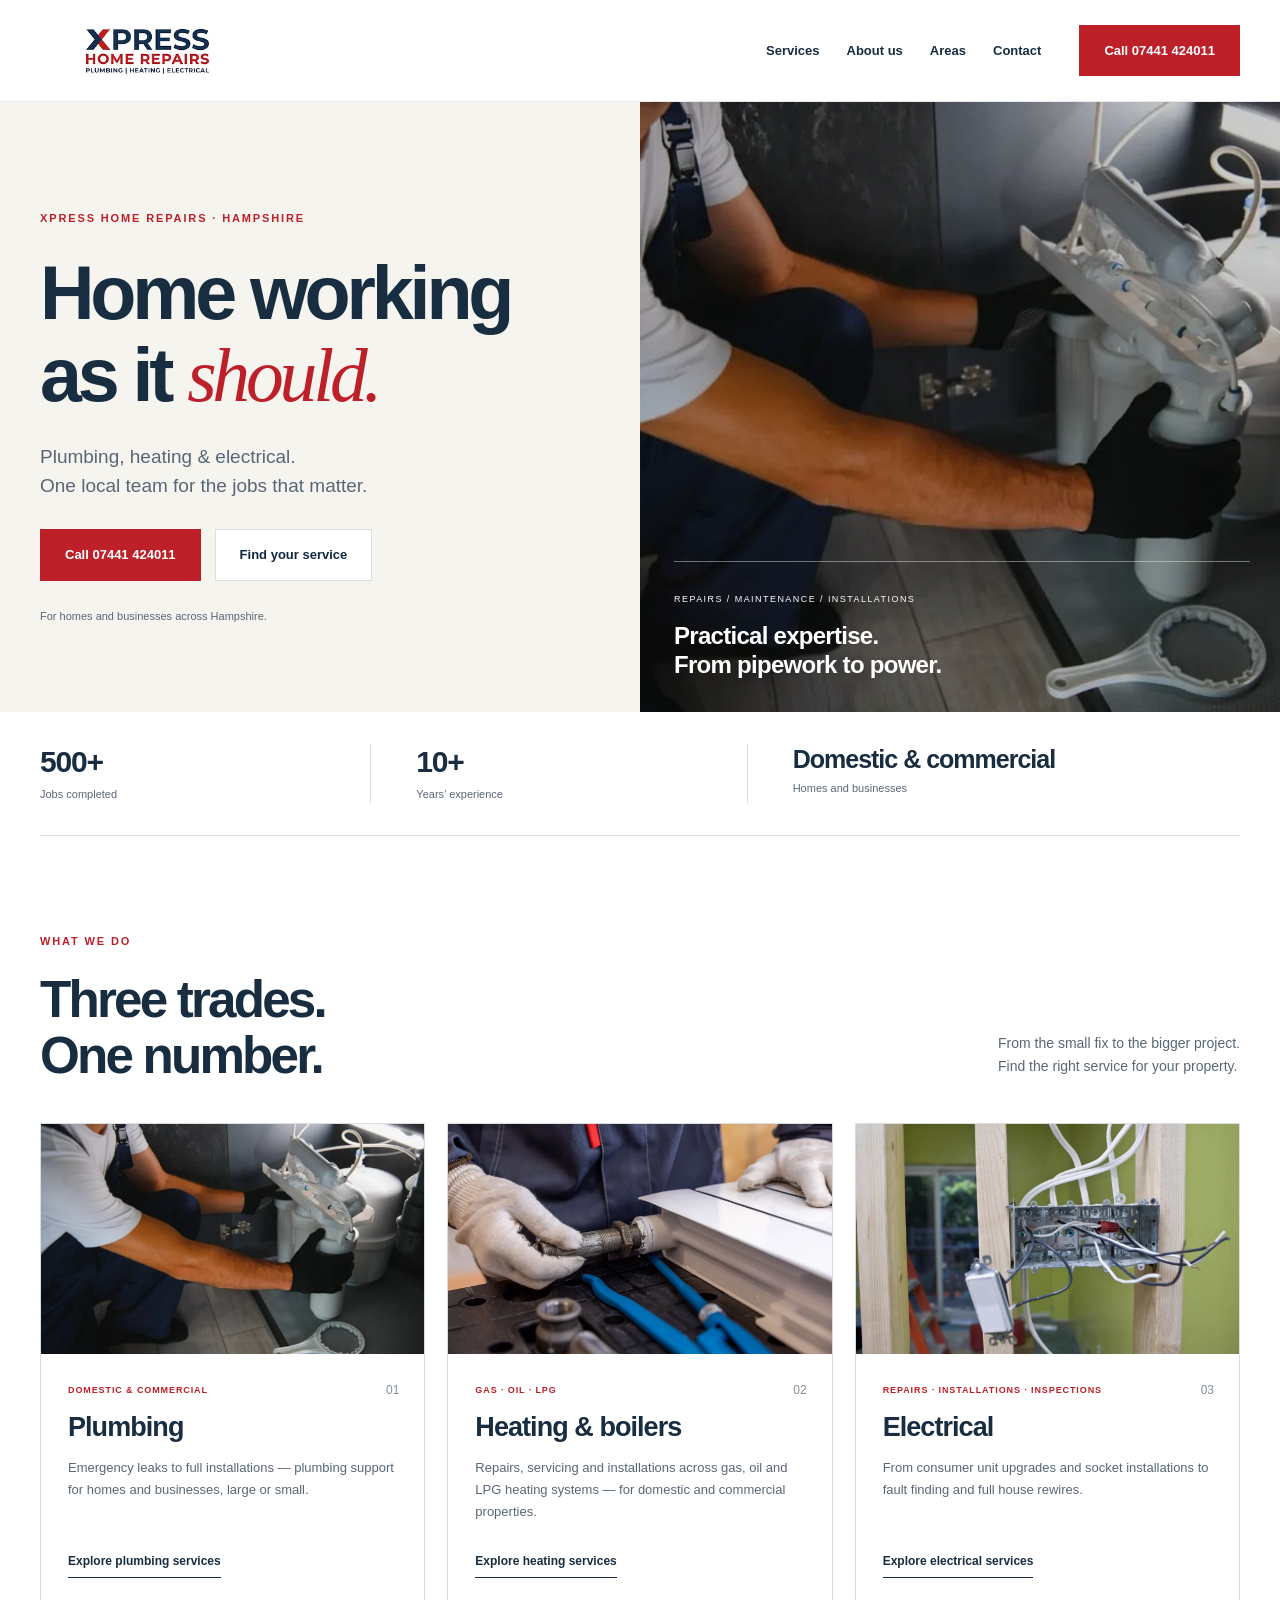
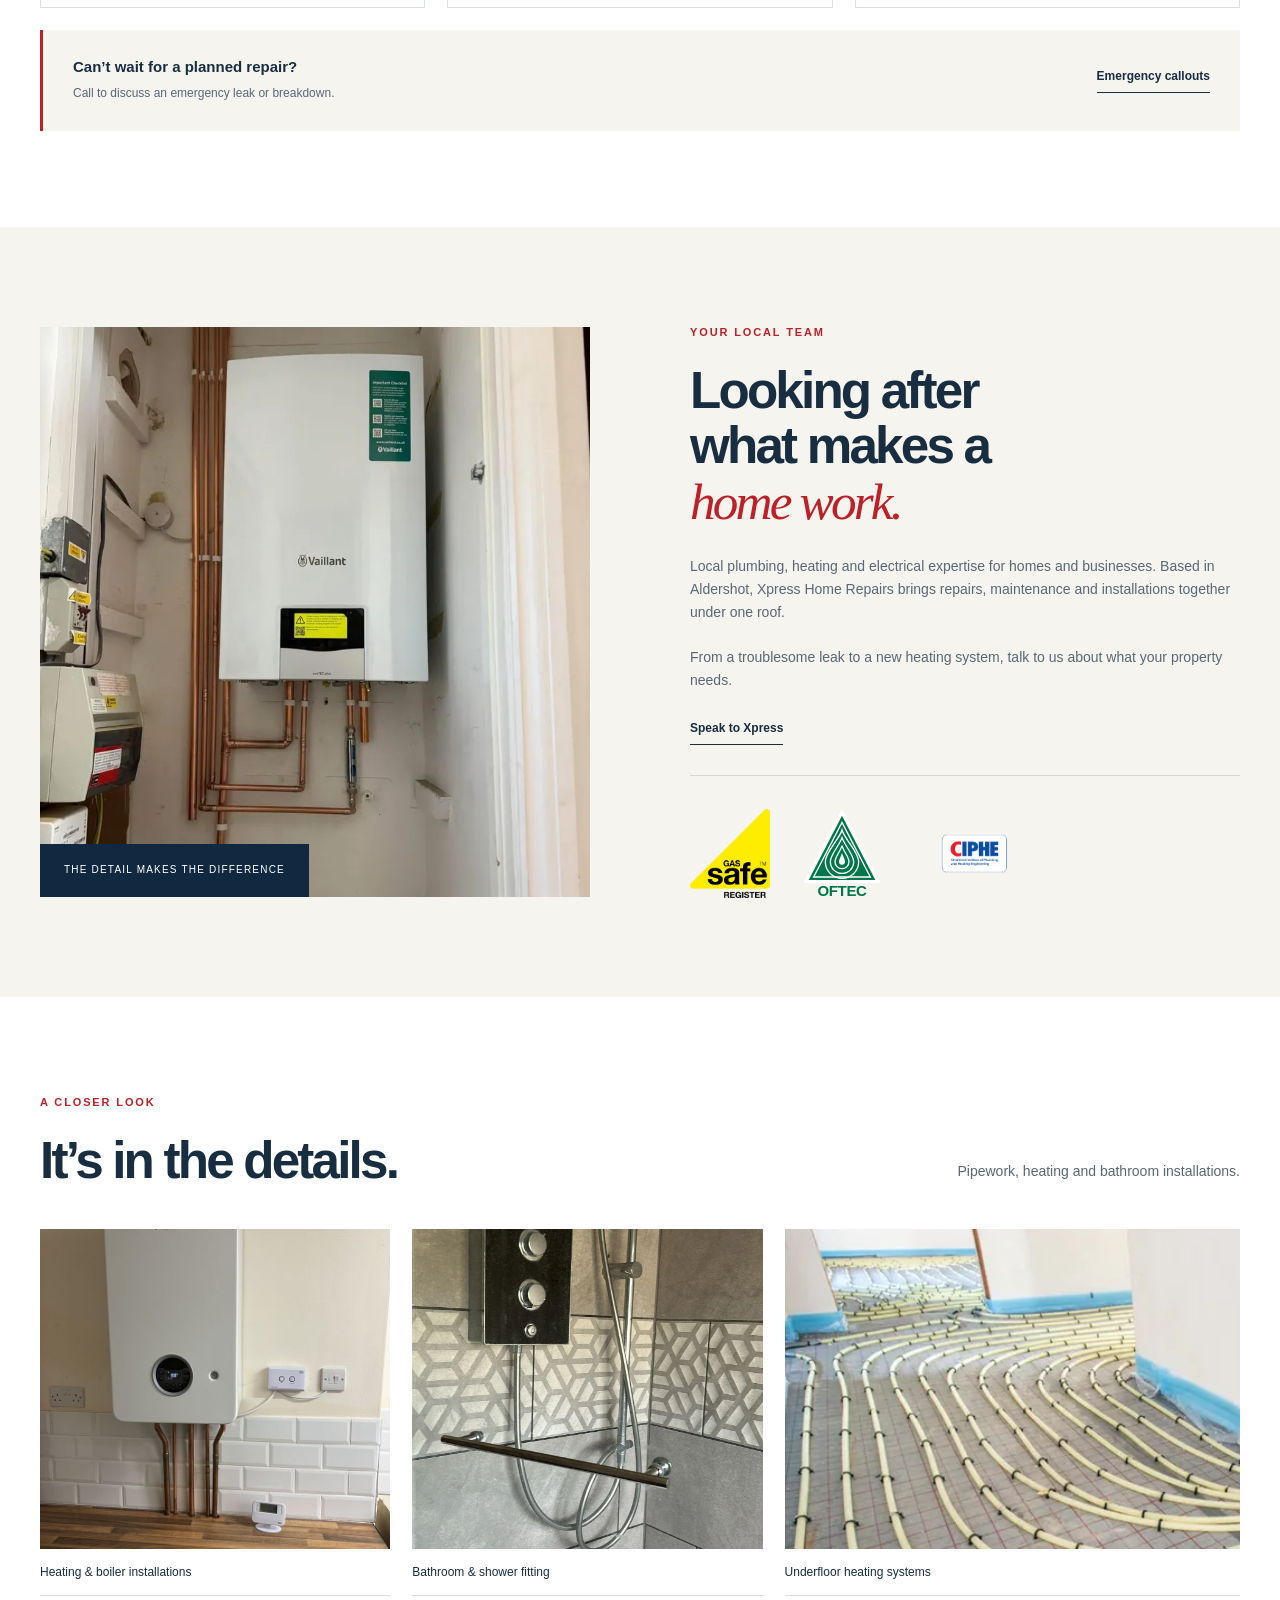
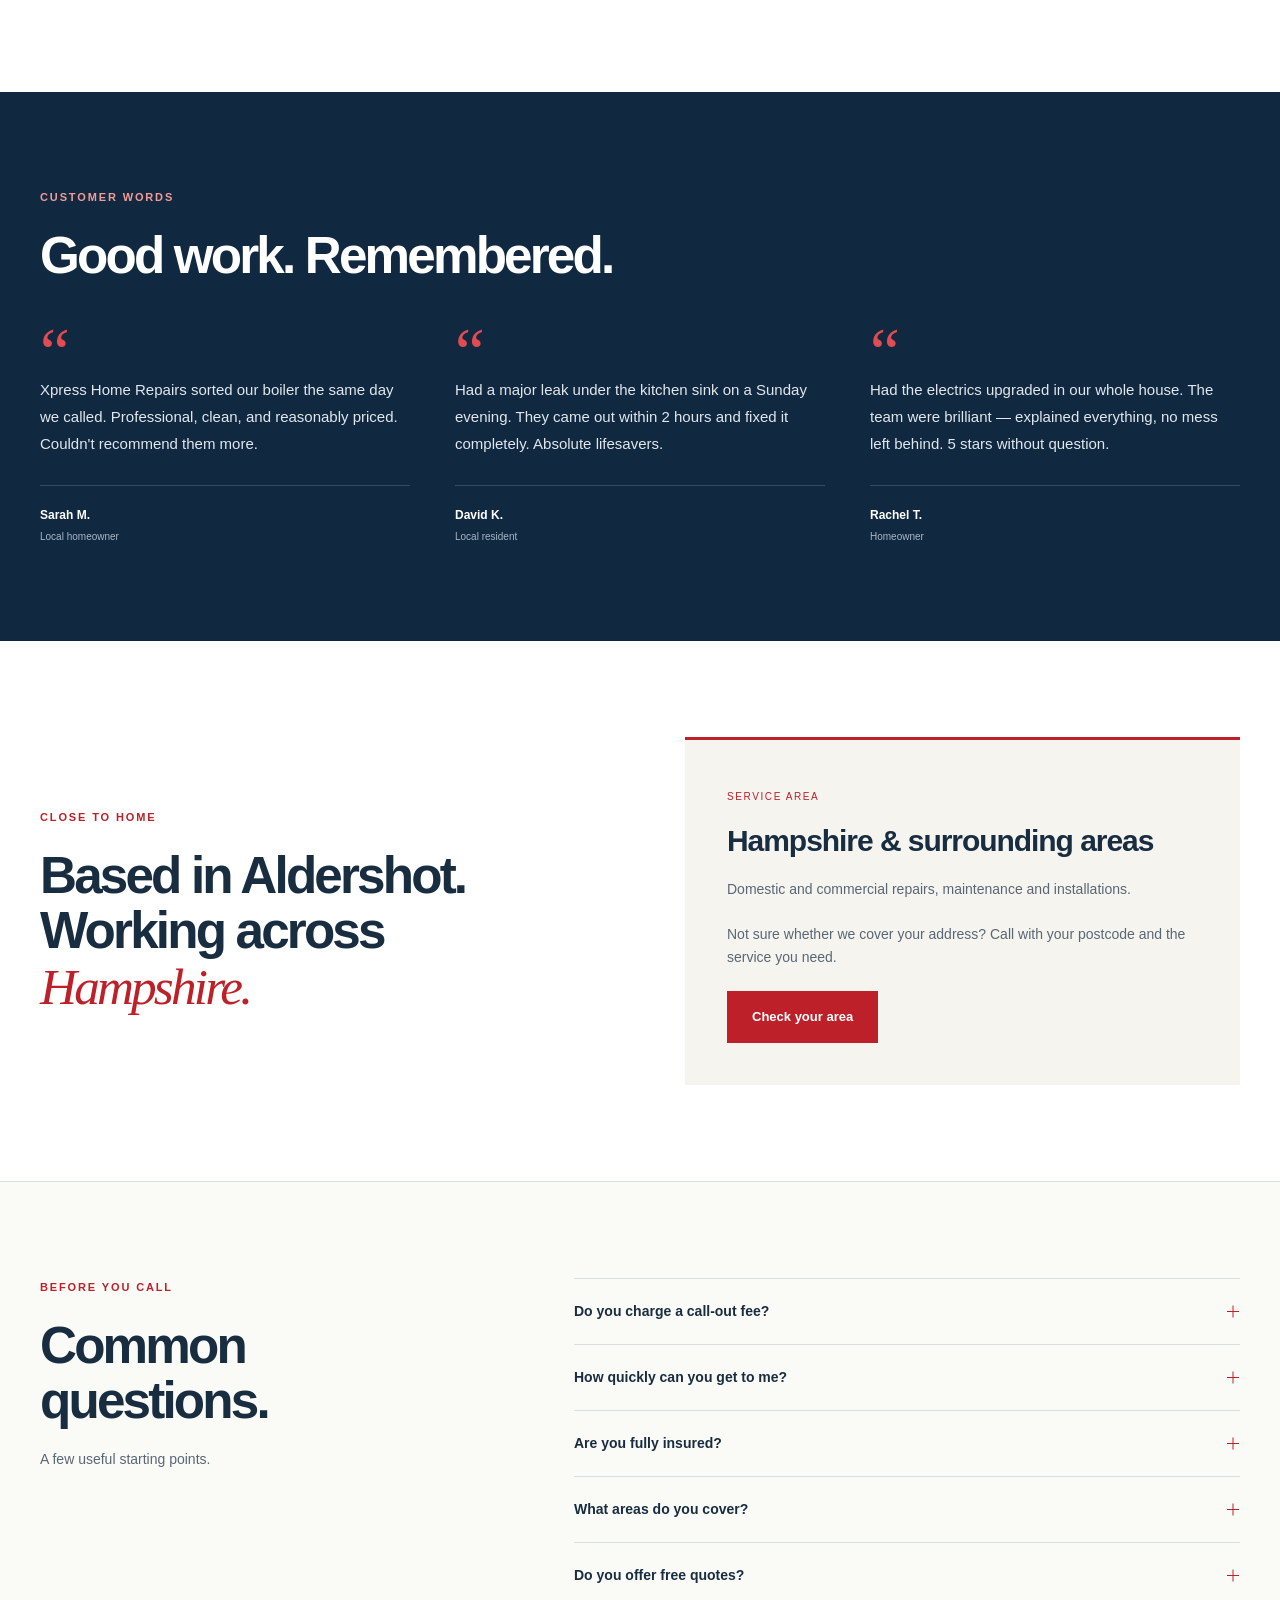
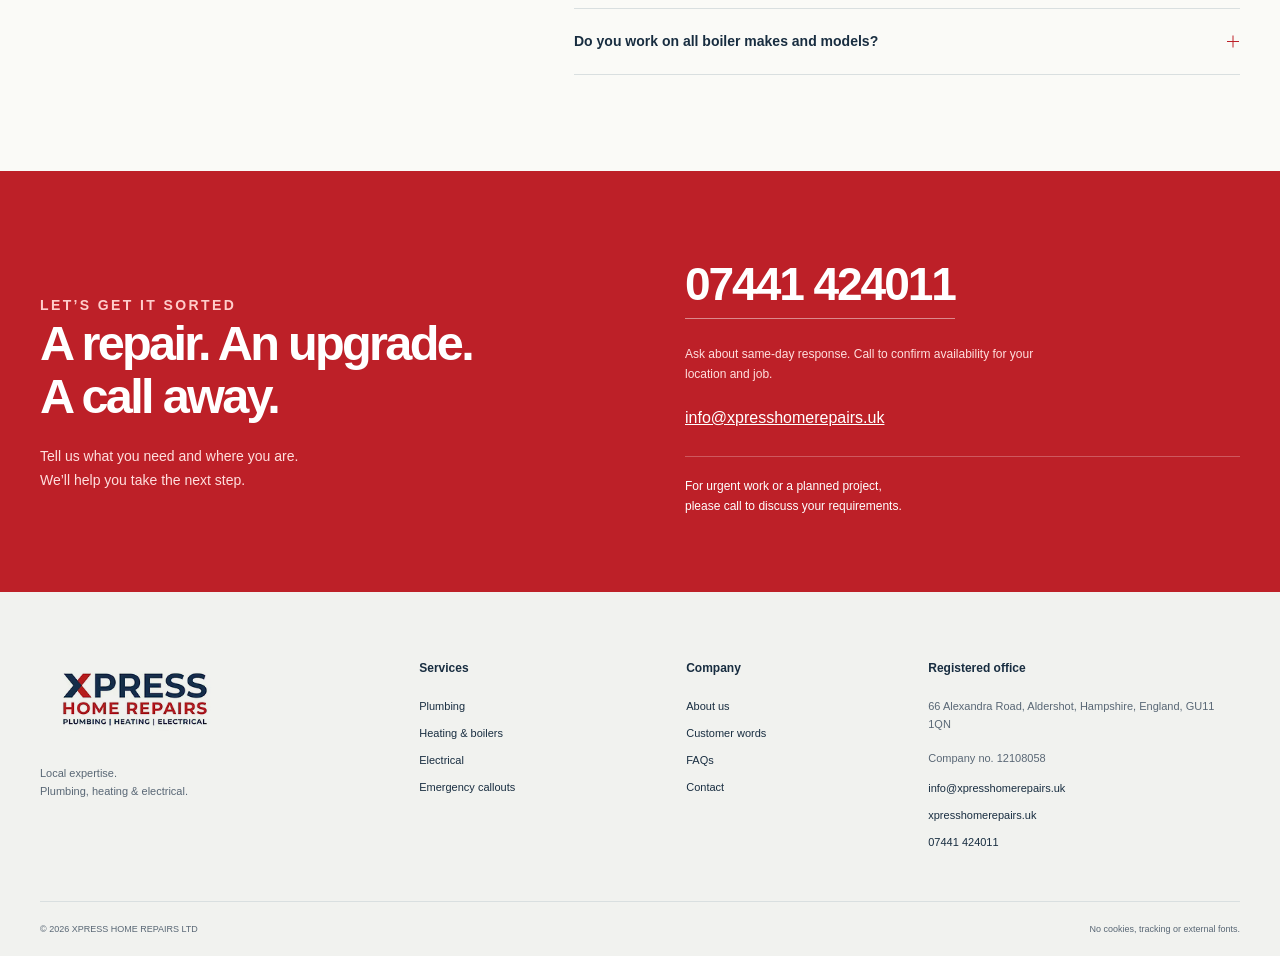
<file: index.html>
<!doctype html>
<html lang="en-GB"><head><meta charset="utf-8"><meta name="viewport" content="width=device-width, initial-scale=1"><meta name="theme-color" content="#112940"><meta name="description" content="Plumbing, heating and electrical services for homes and businesses in Hampshire and surrounding areas. Call Xpress Home Repairs on 07441 424011."><title>Plumbing, heating & electrical in Hampshire | Xpress Home Repairs Ltd</title><link rel="canonical" href="https://xpresshomerepairs.uk/"><link rel="icon" href="assets/logo.png"><link rel="stylesheet" href="styles.css"><script src="script.js" defer></script></head>
<body data-page="home"><a class="skip" href="#main">Skip to content</a><header id="header"></header><main id="main" tabindex="-1"></main><footer id="footer"></footer><div id="mobile-call"></div><noscript><p class="wrap">Xpress Home Repairs Ltd. Plumbing, heating and electrical services in Hampshire. Call <a href="tel:+447441424011">07441 424011</a>. Please enable JavaScript to view the full site.</p></noscript></body></html>
</file>
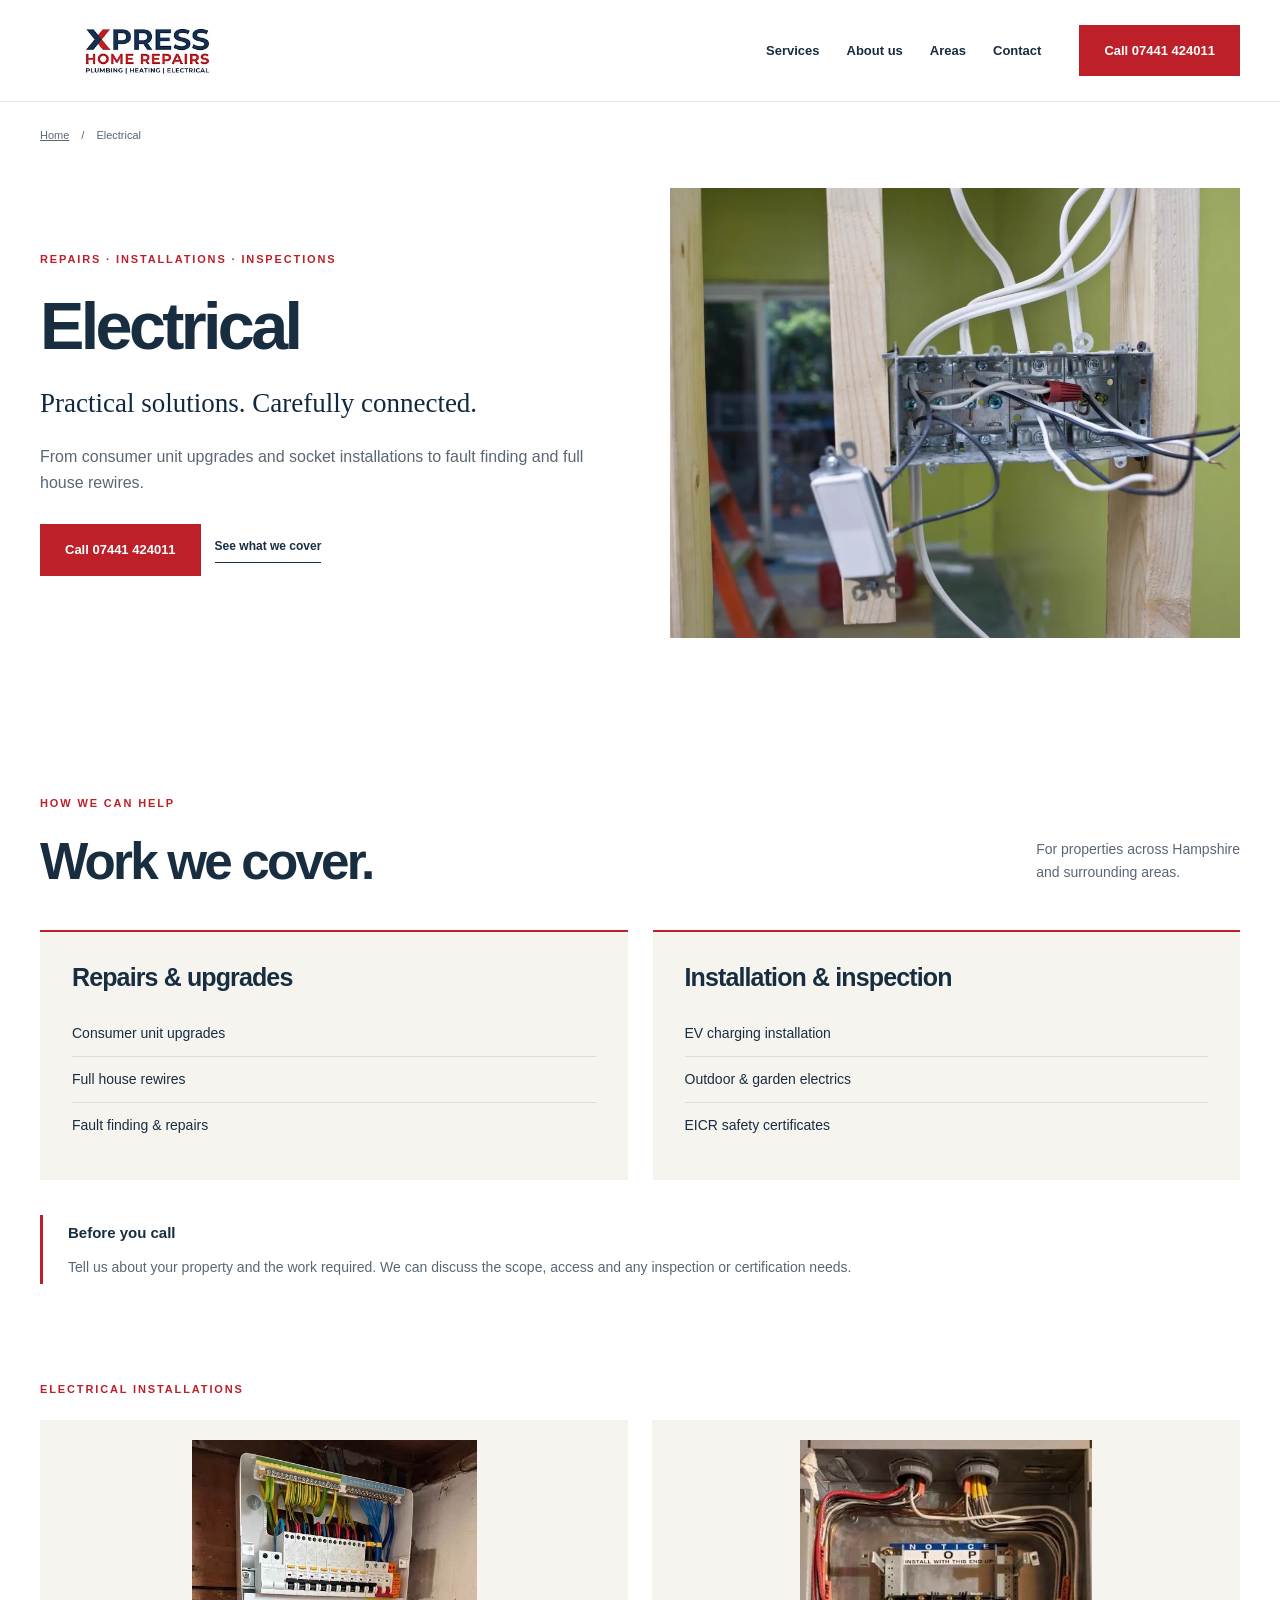
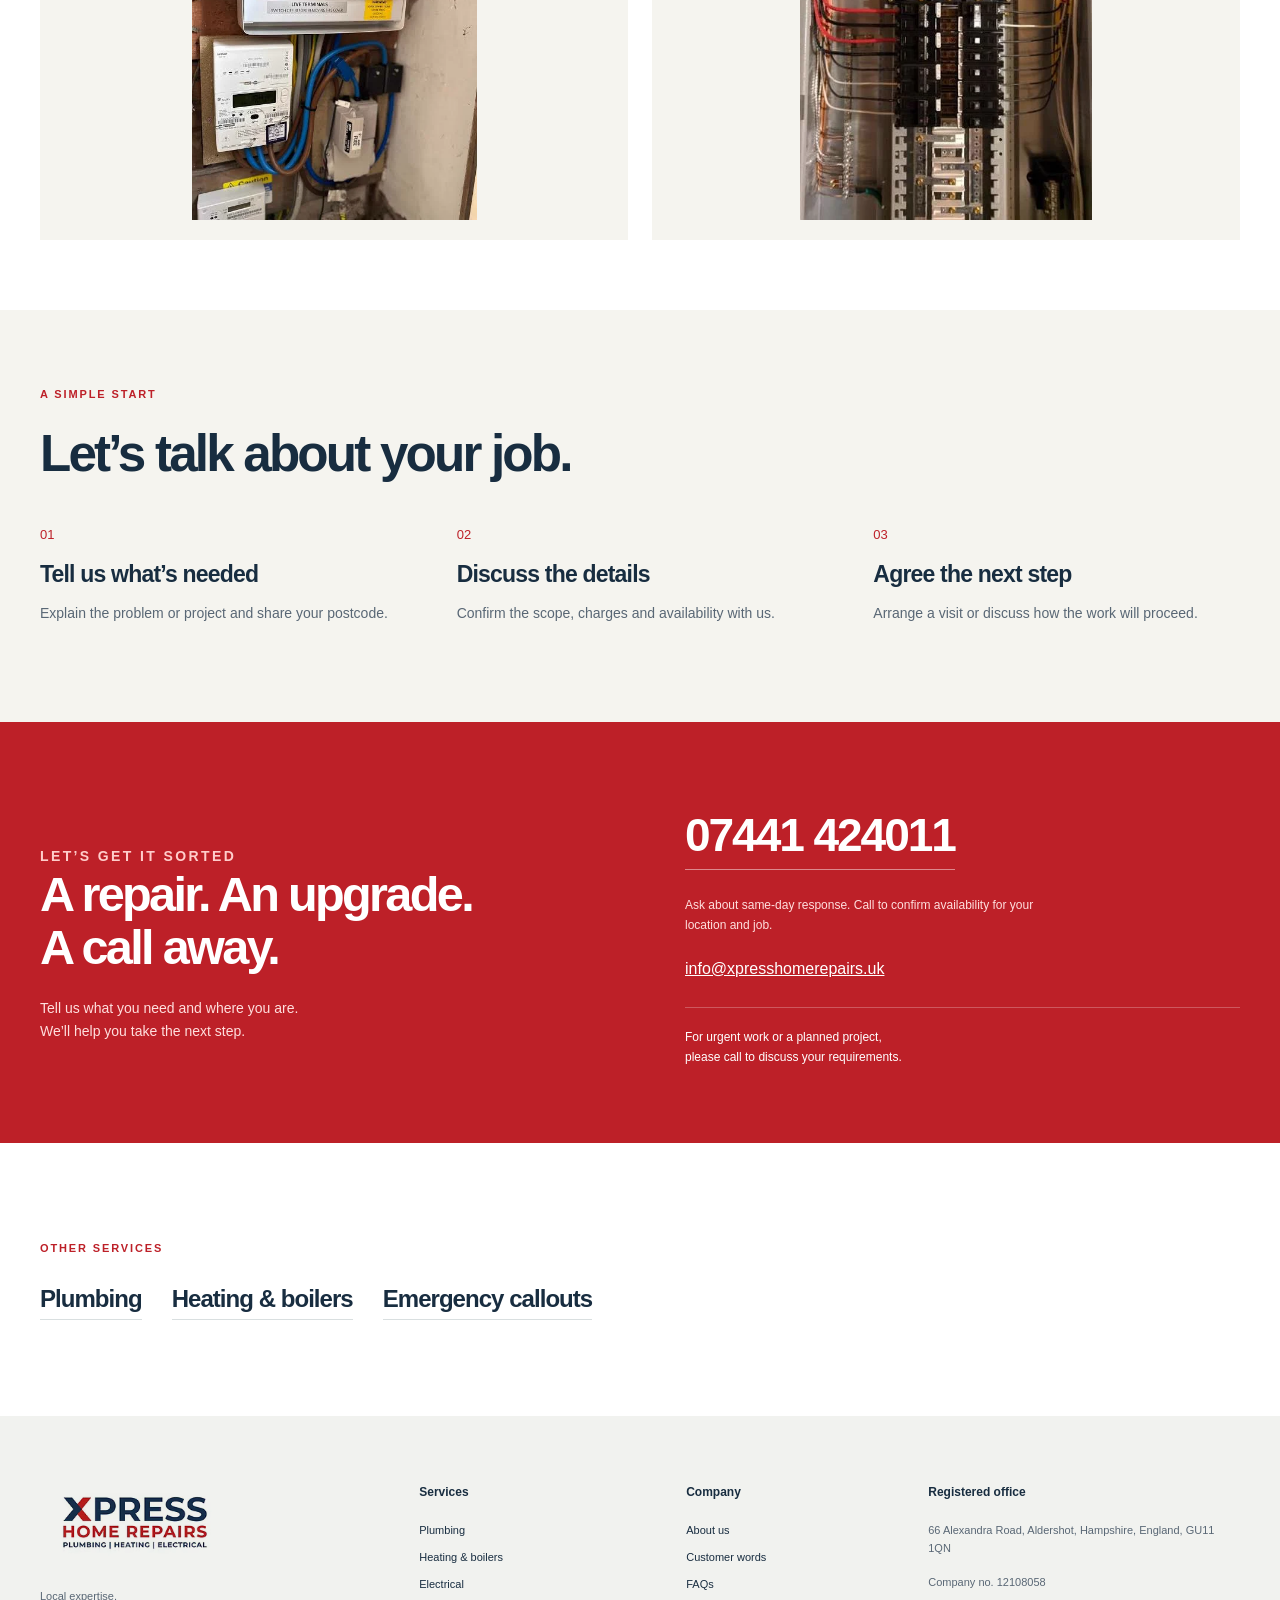
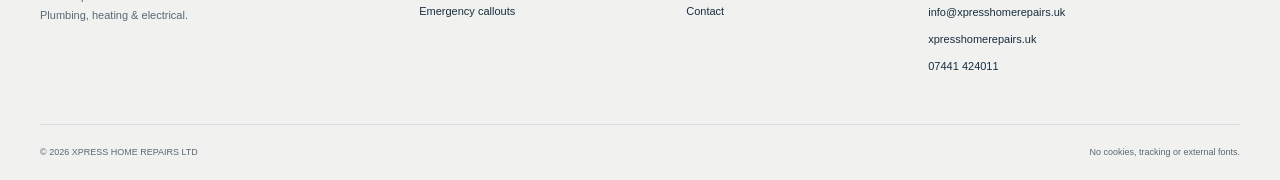
<file: electrical.html>
<!doctype html>
<html lang="en-GB"><head><meta charset="utf-8"><meta name="viewport" content="width=device-width, initial-scale=1"><meta name="theme-color" content="#112940"><meta name="description" content="Consumer unit upgrades, rewires, fault finding, EV charging and EICR safety certificates in Hampshire."><title>Electrical services | Xpress Home Repairs Ltd</title><link rel="canonical" href="https://xpresshomerepairs.uk/electrical.html"><link rel="icon" href="assets/logo.png"><link rel="stylesheet" href="styles.css"><script src="script.js" defer></script></head>
<body data-page="electrical"><a class="skip" href="#main">Skip to content</a><header id="header"></header><main id="main" tabindex="-1"></main><footer id="footer"></footer><div id="mobile-call"></div><noscript><p class="wrap">Xpress Home Repairs Ltd. Plumbing, heating and electrical services in Hampshire. Call <a href="tel:+447441424011">07441 424011</a>. Please enable JavaScript to view the full site.</p></noscript></body></html>
</file>
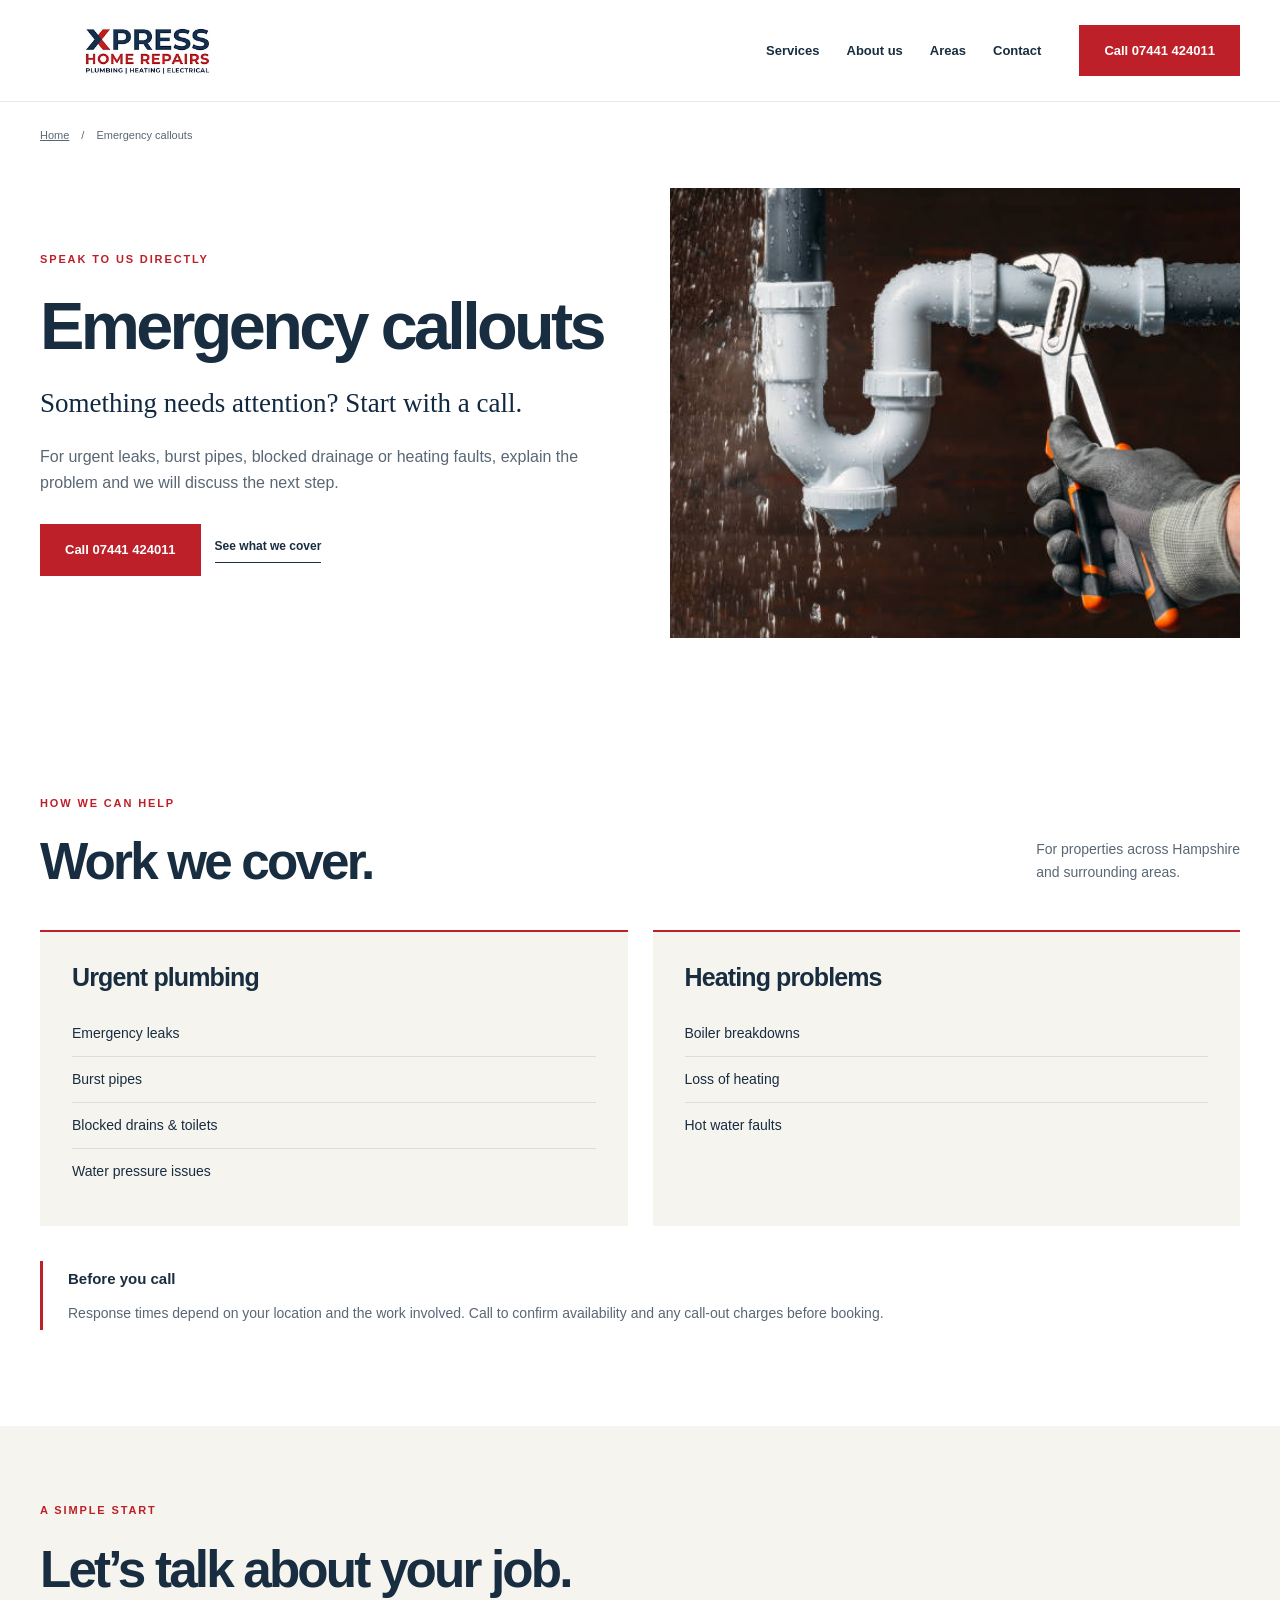
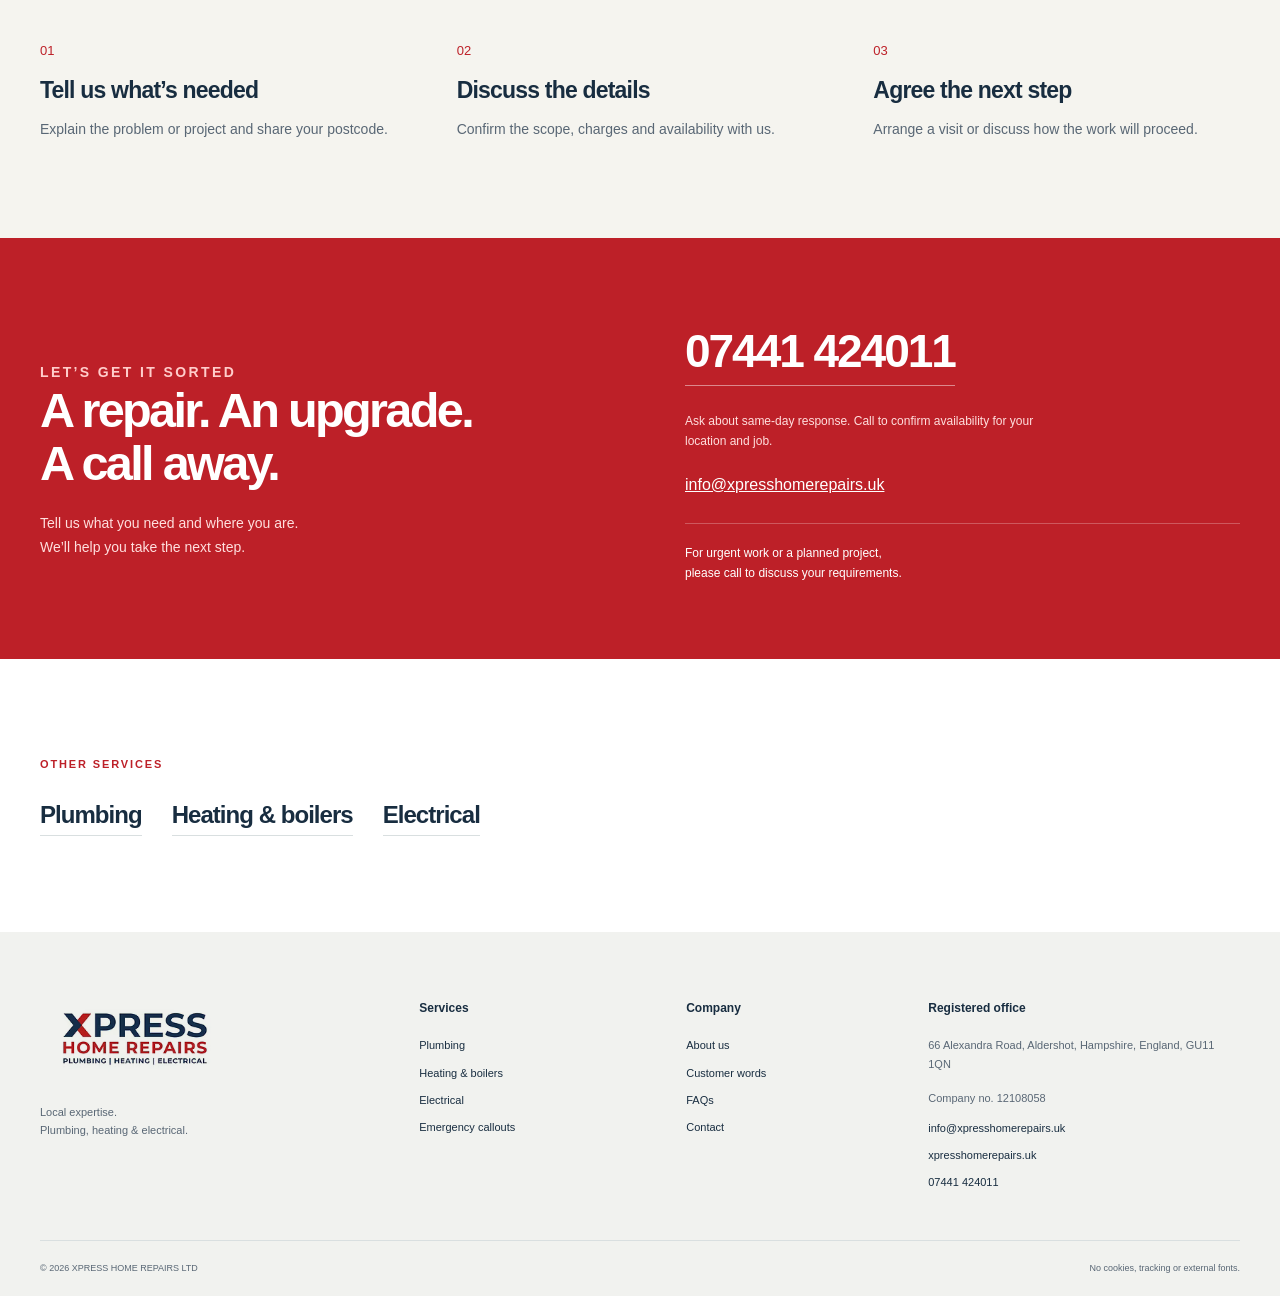
<file: emergency.html>
<!doctype html>
<html lang="en-GB"><head><meta charset="utf-8"><meta name="viewport" content="width=device-width, initial-scale=1"><meta name="theme-color" content="#112940"><meta name="description" content="Call Xpress Home Repairs to discuss urgent leaks, burst pipes, drainage or heating problems and confirm availability."><title>Emergency callouts | Xpress Home Repairs Ltd</title><link rel="canonical" href="https://xpresshomerepairs.uk/emergency.html"><link rel="icon" href="assets/logo.png"><link rel="stylesheet" href="styles.css"><script src="script.js" defer></script></head>
<body data-page="emergency"><a class="skip" href="#main">Skip to content</a><header id="header"></header><main id="main" tabindex="-1"></main><footer id="footer"></footer><div id="mobile-call"></div><noscript><p class="wrap">Xpress Home Repairs Ltd. Plumbing, heating and electrical services in Hampshire. Call <a href="tel:+447441424011">07441 424011</a>. Please enable JavaScript to view the full site.</p></noscript></body></html>
</file>
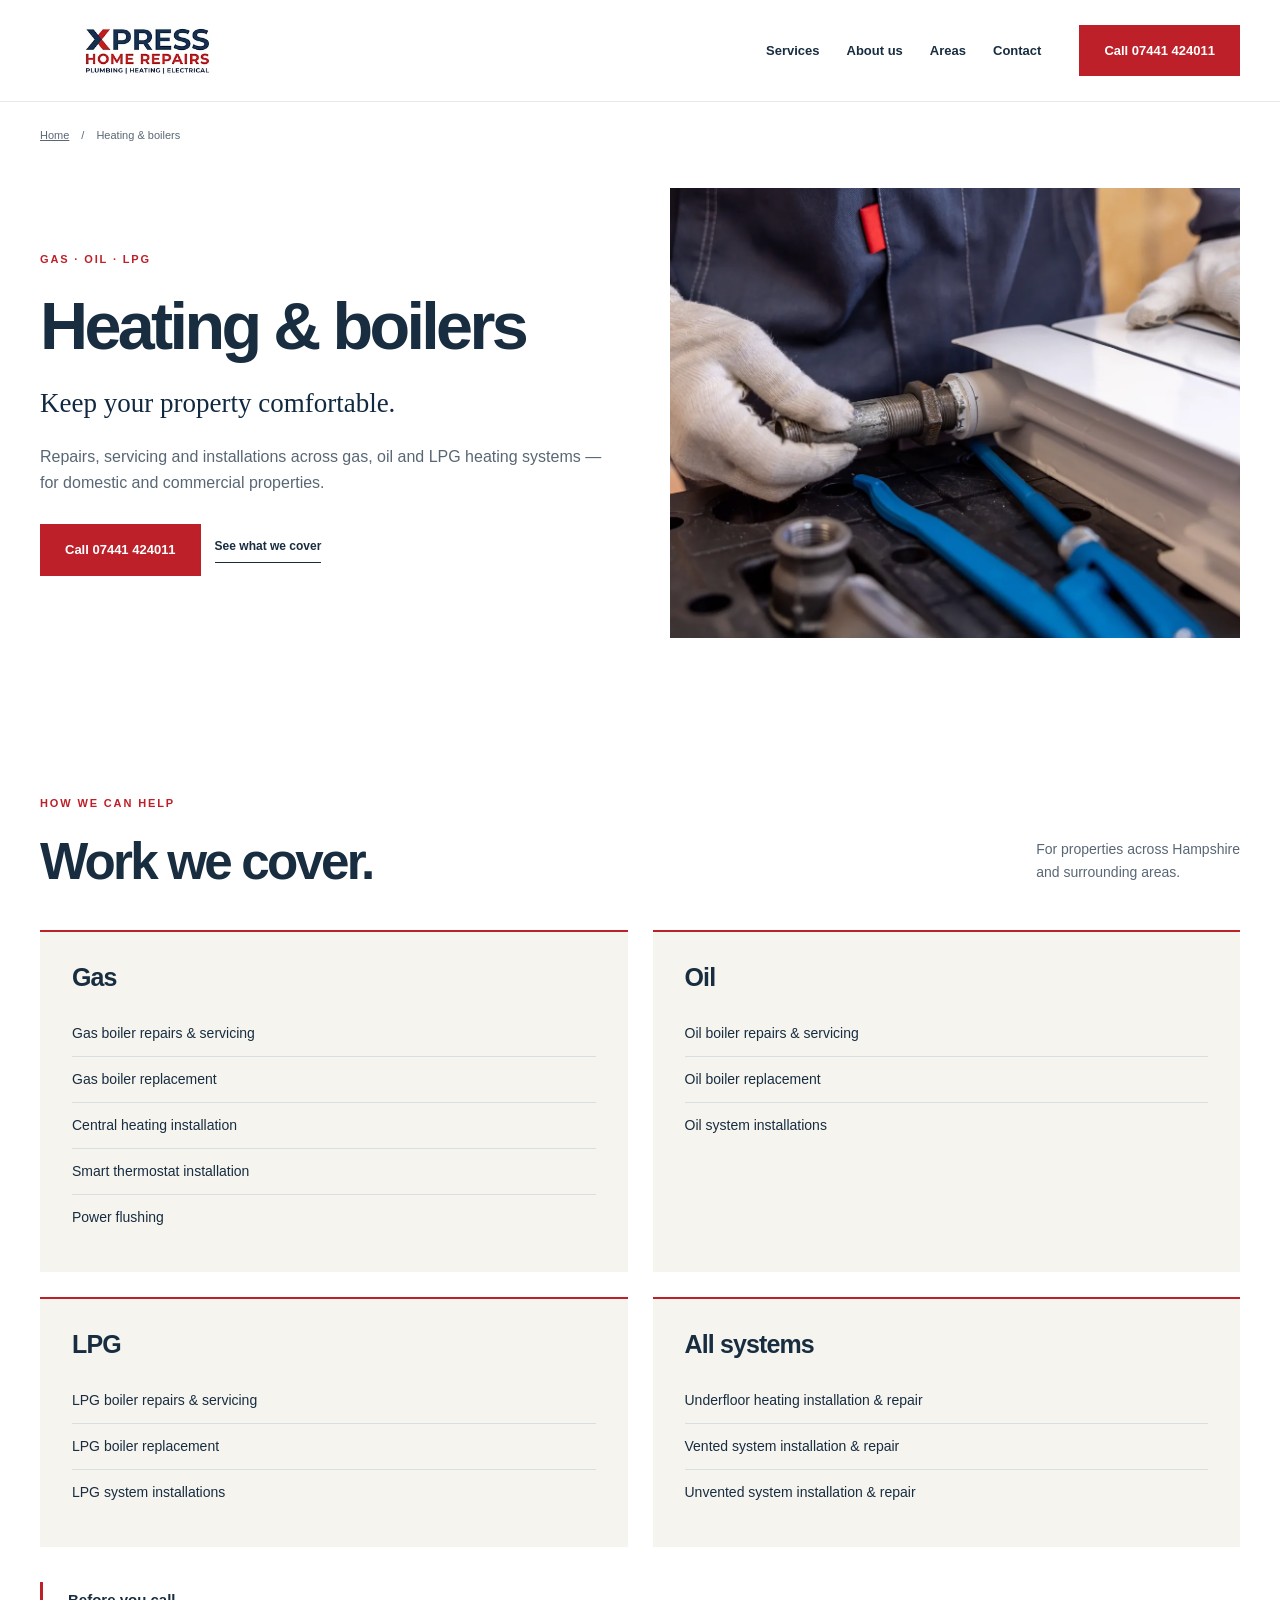
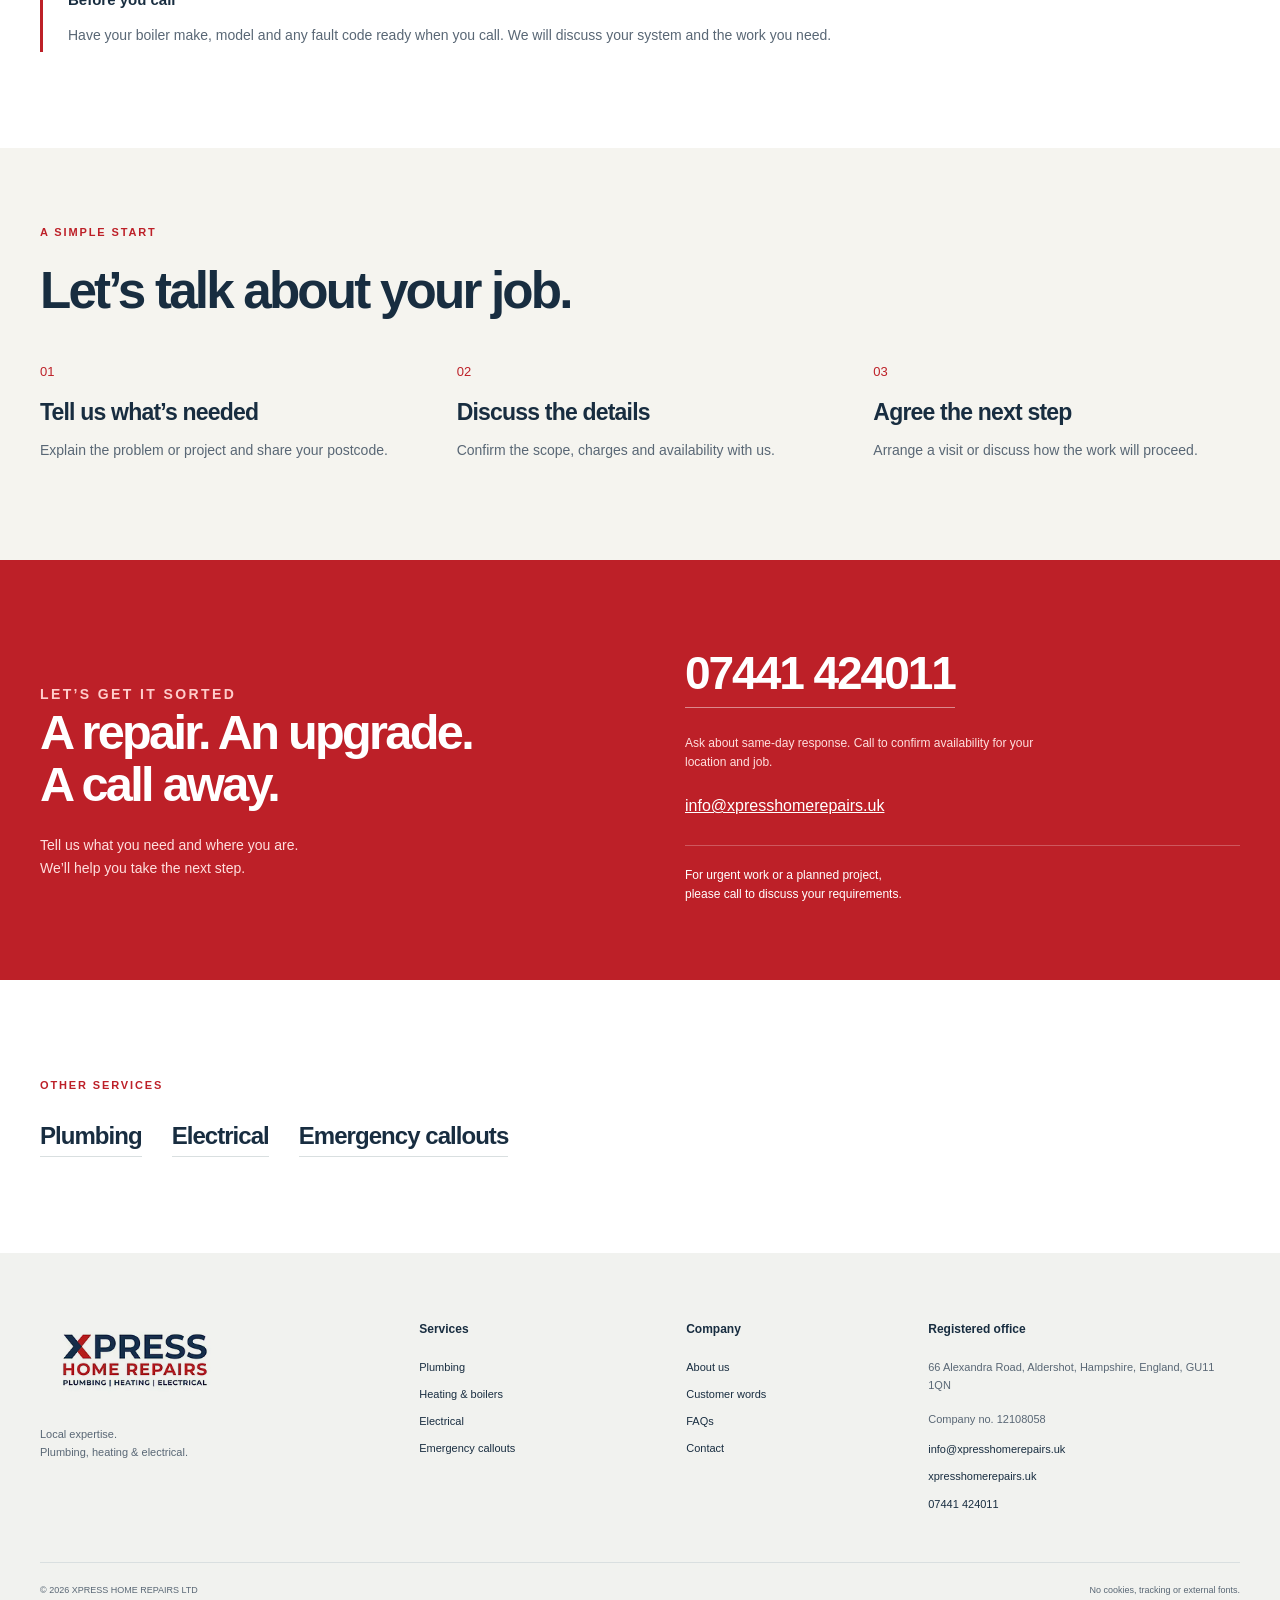
<file: heating.html>
<!doctype html>
<html lang="en-GB"><head><meta charset="utf-8"><meta name="viewport" content="width=device-width, initial-scale=1"><meta name="theme-color" content="#112940"><meta name="description" content="Gas, oil and LPG boiler repairs, servicing and replacement, central heating and underfloor heating in Hampshire."><title>Heating & boilers | Xpress Home Repairs Ltd</title><link rel="canonical" href="https://xpresshomerepairs.uk/heating.html"><link rel="icon" href="assets/logo.png"><link rel="stylesheet" href="styles.css"><script src="script.js" defer></script></head>
<body data-page="heating"><a class="skip" href="#main">Skip to content</a><header id="header"></header><main id="main" tabindex="-1"></main><footer id="footer"></footer><div id="mobile-call"></div><noscript><p class="wrap">Xpress Home Repairs Ltd. Plumbing, heating and electrical services in Hampshire. Call <a href="tel:+447441424011">07441 424011</a>. Please enable JavaScript to view the full site.</p></noscript></body></html>
</file>
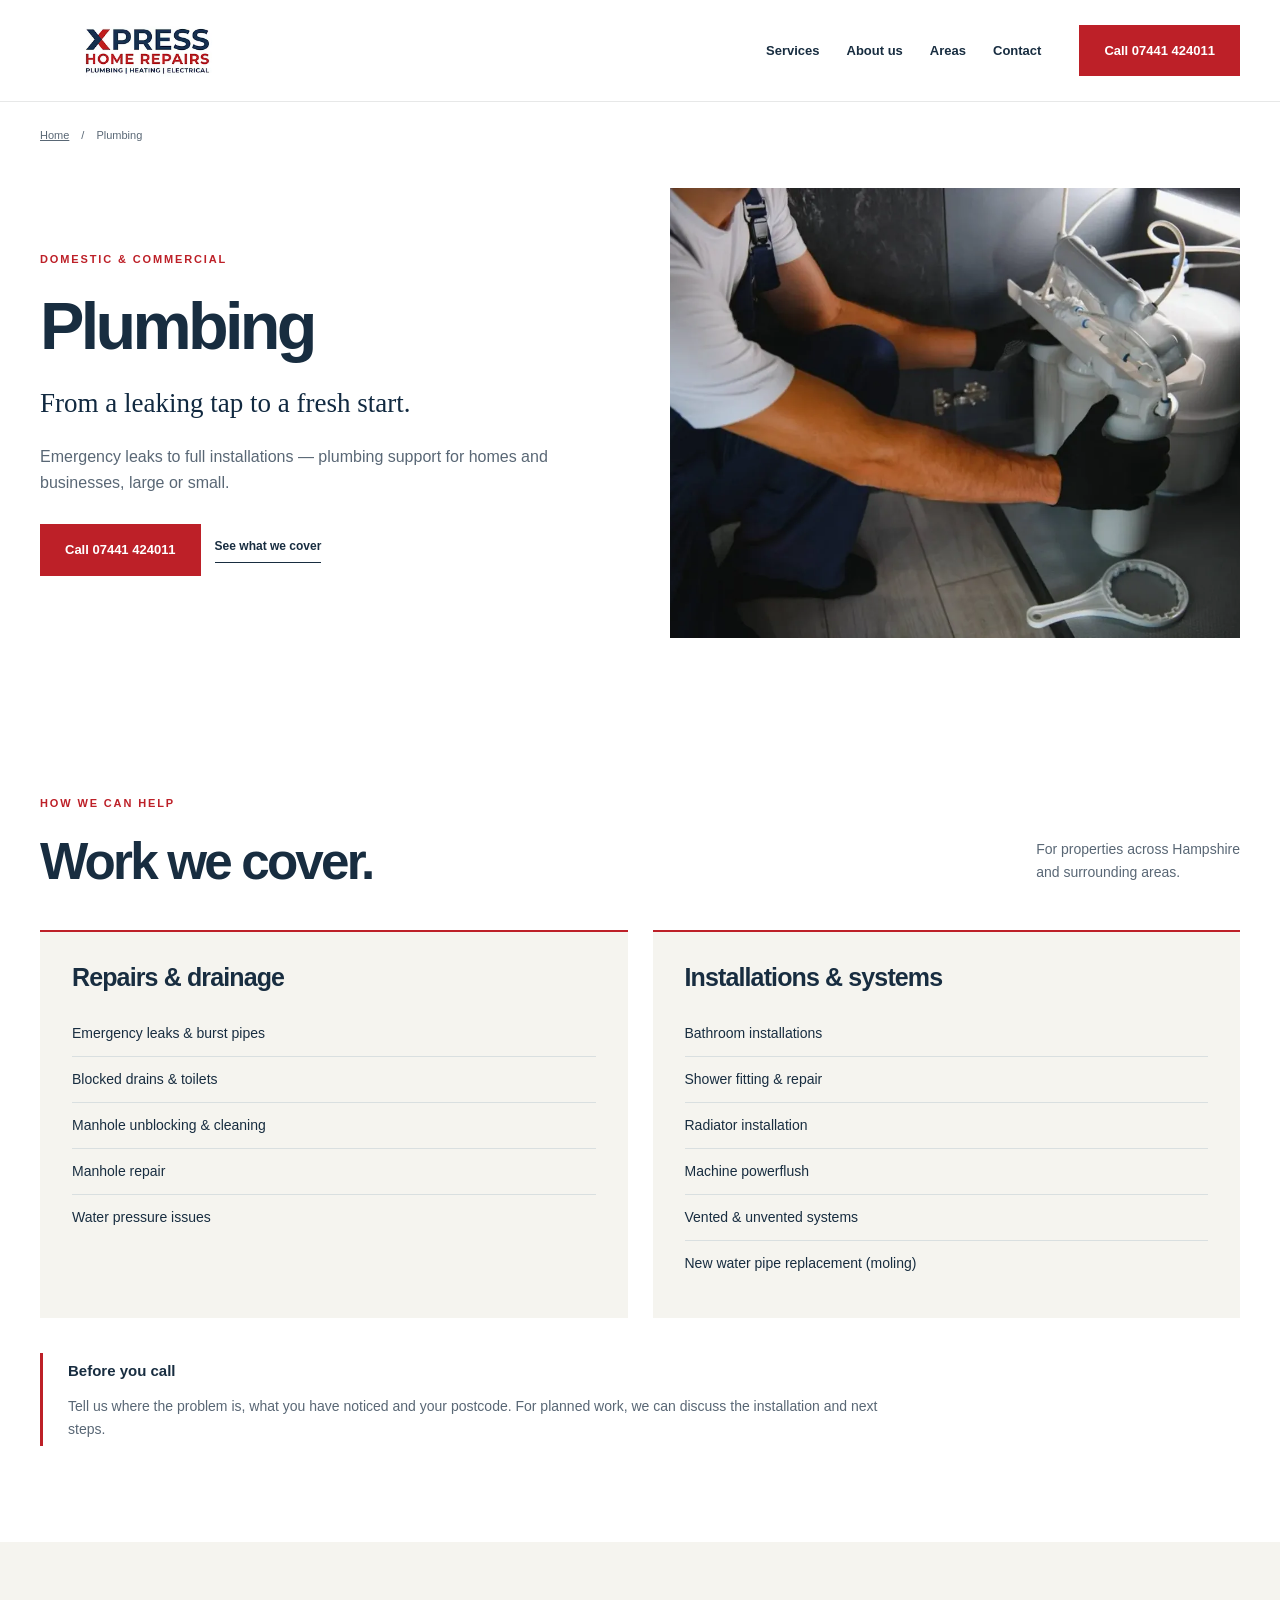
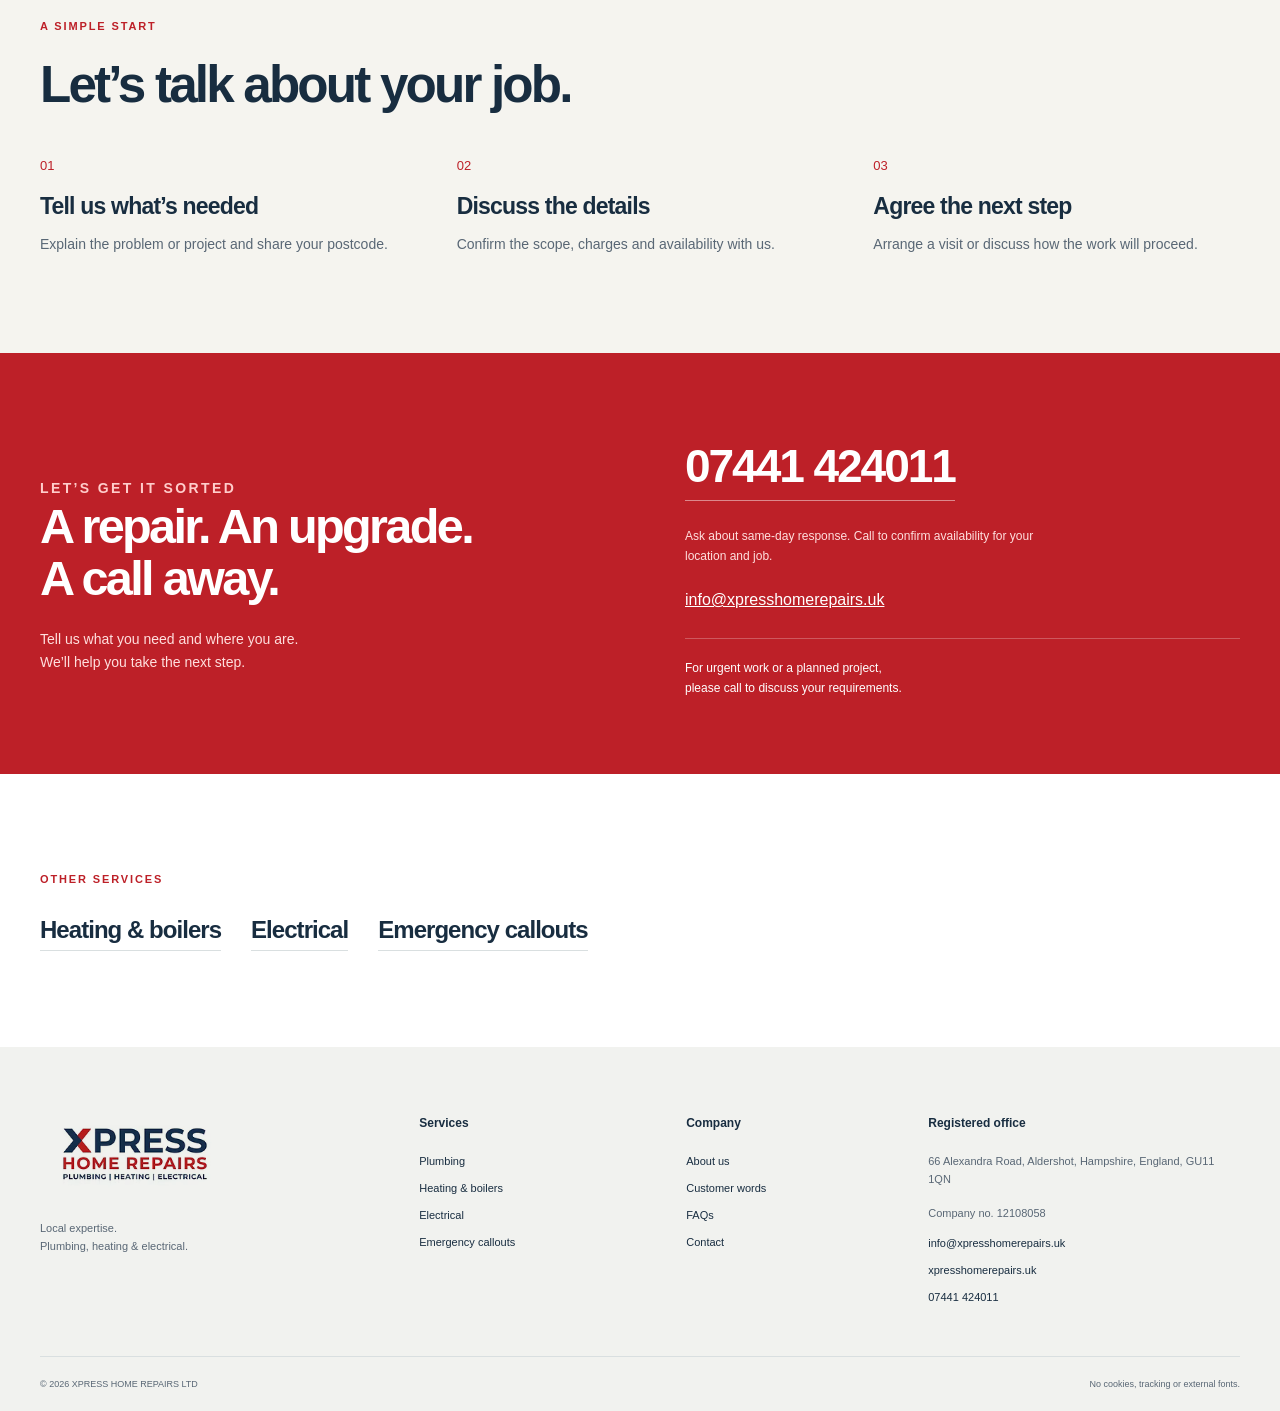
<file: plumbing.html>
<!doctype html>
<html lang="en-GB"><head><meta charset="utf-8"><meta name="viewport" content="width=device-width, initial-scale=1"><meta name="theme-color" content="#112940"><meta name="description" content="Leaks, blocked drains, bathroom installations and pipework services for homes and businesses in Hampshire."><title>Plumbing services | Xpress Home Repairs Ltd</title><link rel="canonical" href="https://xpresshomerepairs.uk/plumbing.html"><link rel="icon" href="assets/logo.png"><link rel="stylesheet" href="styles.css"><script src="script.js" defer></script></head>
<body data-page="plumbing"><a class="skip" href="#main">Skip to content</a><header id="header"></header><main id="main" tabindex="-1"></main><footer id="footer"></footer><div id="mobile-call"></div><noscript><p class="wrap">Xpress Home Repairs Ltd. Plumbing, heating and electrical services in Hampshire. Call <a href="tel:+447441424011">07441 424011</a>. Please enable JavaScript to view the full site.</p></noscript></body></html>
</file>
<file: styles.css>
:root{--navy:#112940;--red:#bd2028;--cream:#f5f4ef;--ink:#182d40;--muted:#596775;--line:#d9dfe0}*{box-sizing:border-box}html{scroll-behavior:smooth;scroll-padding-top:120px}body{margin:0;color:var(--ink);font-family:Arial,Helvetica,sans-serif;line-height:1.65;background:#fff}a{color:inherit;text-decoration:none}button{font:inherit}img{display:block;width:100%;object-fit:cover}p{margin:0 0 22px;color:var(--muted)}h1,h2,h3{line-height:1.08;letter-spacing:-.055em;margin:0;font-weight:700}h1{font-size:clamp(48px,5.9vw,86px)}h2{font-size:clamp(36px,4vw,58px)}h3{font-size:27px;letter-spacing:-.035em}em{font-family:Georgia,serif;font-weight:400;font-style:italic}a,button,summary{-webkit-tap-highlight-color:transparent}a:focus-visible,button:focus-visible,summary:focus-visible{outline:3px solid #df7c35;outline-offset:5px}.wrap{width:min(1200px,calc(100% - 80px));margin-inline:auto}.section{padding-block:96px}.eyebrow{font-size:11px;font-weight:700;letter-spacing:.17em;color:var(--red);margin:0 0 22px}.topline{background:var(--navy);color:white;font-size:11px;letter-spacing:.055em;padding:7px 0}.topline .wrap{display:flex;justify-content:space-between}#header{background:#fff;position:sticky;top:-33px;z-index:20;border-bottom:1px solid #e7e8e8}.nav-row{height:101px;display:flex;align-items:center;gap:38px}.brand{display:block;width:215px;flex-shrink:0}.brand img{object-fit:contain}.nav-row nav{display:flex;gap:27px;margin-left:auto;font-size:13px;font-weight:700}.nav-row nav a:hover,.text-link:hover{color:var(--red)}.button{display:inline-flex;align-items:center;justify-content:center;background:var(--red);color:white;font-size:13px;font-weight:700;min-height:51px;padding:14px 24px;border:1px solid transparent;transition:background .2s,transform .2s}.button:hover{background:#9f1720;transform:translateY(-2px)}.button.light{background:white;border-color:var(--line);color:var(--navy)}.button.light:hover{background:var(--cream)}.menu-toggle{display:none}.hero{display:grid;grid-template-columns:1fr 1fr;background:var(--cream);min-height:610px}.hero-copy{padding:78px 45px 58px max(40px,calc((100vw - 1200px)/2));align-self:center}.hero .eyebrow{margin-bottom:26px}.hero h1 em{color:var(--red)}.hero-summary{font-size:19px;line-height:1.5;margin:27px 0 29px}.actions{display:flex;flex-wrap:wrap;align-items:center;gap:14px}.hero-small{font-size:11px;margin-top:26px;margin-bottom:0}.hero-image{position:relative;min-height:100%;overflow:hidden;background:var(--navy)}.hero-image>img{height:100%;position:absolute;object-position:54% center;filter:brightness(.82)}.image-caption{position:absolute;bottom:32px;left:34px;right:30px;color:#fff;padding-top:22px;border-top:1px solid #ffffff66}.image-caption span{font-size:9px;letter-spacing:.16em}.image-caption strong{font-size:24px;line-height:1.2;display:block;margin-top:12px;letter-spacing:-.03em}.facts{display:grid;grid-template-columns:1fr 1fr 1.35fr;border-bottom:1px solid var(--line);padding-block:32px;gap:45px}.facts>div{border-right:1px solid var(--line)}.facts>div:last-child{border:0}.facts strong{display:block;font-size:30px;letter-spacing:-.04em;line-height:1.2}.facts>div:last-child strong{font-size:25px}.facts span{font-size:11px;color:var(--muted);display:block;margin-top:5px}.section-heading{display:flex;justify-content:space-between;align-items:end;gap:30px;margin-bottom:40px}.section-heading>p{font-size:14px;margin-bottom:5px}.service-grid{display:grid;grid-template-columns:repeat(3,1fr);gap:22px}.service-card{border:1px solid var(--line);position:relative}.service-card>img,.electrical-art{height:230px}.card-body{padding:29px 27px}.card-body .eyebrow{font-size:9px;letter-spacing:.1em;margin:0 0 15px;padding-right:22px}.card-number{position:absolute;right:25px;margin-top:-2px;font-size:12px;color:#82909b}.card-body h3{margin-bottom:15px}.card-body>p:not(.eyebrow){font-size:13px;line-height:1.7;min-height:68px}.text-link{display:inline-block;font-size:12px;font-weight:700;border-bottom:1px solid currentColor;padding-bottom:5px}.electrical-art{background:var(--navy);color:#fff;position:relative;overflow:hidden;padding:31px;display:flex;align-items:center}.electrical-art:before,.electrical-art:after{content:"";position:absolute;border:1px solid #ffffff25;width:190px;height:190px;border-radius:50%;right:-85px;top:-80px}.electrical-art:after{width:300px;height:300px;right:-140px;top:-135px}.electrical-art span{font-size:25px;font-weight:700;letter-spacing:-.04em;line-height:1.12;z-index:1}.electrical-art b{position:absolute;right:15px;bottom:-43px;font-size:140px;color:#ffffff0c;font-weight:400;line-height:1}.urgent-strip{background:var(--cream);padding:25px 30px;margin-top:22px;display:flex;justify-content:space-between;gap:25px;align-items:center;border-left:3px solid var(--red)}.urgent-strip strong{font-size:15px;display:block}.urgent-strip span{font-size:12px;color:var(--muted)}.about{background:var(--cream)}.about-grid{display:grid;grid-template-columns:1fr 1fr;gap:100px;align-items:center}.about-photo{position:relative;height:570px}.about-photo img{height:100%;object-position:center 45%}.photo-label{position:absolute;bottom:0;left:0;background:var(--navy);color:#fff;font-size:10px;letter-spacing:.12em;padding:18px 24px}.about h2{margin-bottom:26px}.about p:not(.eyebrow){font-size:14px}.about em,.areas-grid em{color:var(--red)}.credentials{display:flex;gap:30px;align-items:center;padding-top:30px;margin-top:30px;border-top:1px solid #d4d7d4}.credentials img{width:83px;height:60px;object-fit:contain}.credentials img:last-child{width:110px;height:75px}.gallery{display:grid;grid-template-columns:1fr 1fr 1.3fr;gap:22px}.gallery figure{margin:0}.gallery img{height:320px}.gallery figure:last-child img{object-position:20% center}.gallery figcaption{font-size:12px;padding-top:14px;border-bottom:1px solid var(--line);padding-bottom:13px}.reviews{background:var(--navy);color:white}.reviews .eyebrow{color:#f29c98}.review-grid{display:grid;grid-template-columns:repeat(3,1fr);gap:45px;margin-top:35px}.review-grid figure{margin:0;display:flex;flex-direction:column}.quote-mark{font-family:Georgia,serif;color:#e04c51;font-size:67px;line-height:1;height:45px}.review-grid blockquote{margin:12px 0 28px;font-size:15px;line-height:1.8;color:#e1e7ec;flex:1}.review-grid figcaption{border-top:1px solid #ffffff28;padding-top:20px;font-size:12px}.review-grid figcaption strong,.review-grid figcaption span{display:block}.review-grid figcaption span{font-size:10px;color:#a7b7c6;margin-top:3px}.areas-grid{display:grid;grid-template-columns:1fr 1fr;gap:90px;align-items:center}.area-panel{background:var(--cream);padding:42px;border-top:3px solid var(--red)}.area-label{font-size:10px;letter-spacing:.16em;color:var(--red)}.area-panel h3{margin:17px 0 20px;font-size:30px}.area-panel p{font-size:14px}.faq-section{background:#fafaf7;border-top:1px solid var(--line)}.faq-grid{display:grid;grid-template-columns:1fr 1.5fr;gap:90px}.faq-grid h2{margin-bottom:20px}.faq-grid>div>p:not(.eyebrow){font-size:14px}details{border-bottom:1px solid var(--line)}details:first-child{border-top:1px solid var(--line)}summary{padding:21px 0;cursor:pointer;display:flex;justify-content:space-between;gap:20px;font-size:14px;font-weight:700;list-style:none}summary::-webkit-details-marker{display:none}.faq-sign{width:13px;flex-shrink:0;position:relative;align-self:center;height:13px}.faq-sign:before,.faq-sign:after{content:"";width:12px;height:1px;background:var(--red);position:absolute;top:6px}.faq-sign:after{transform:rotate(90deg)}details[open] .faq-sign:after{transform:rotate(0)}details p{font-size:13px;padding:0 25px 4px 0}.contact{background:var(--red);color:white;padding:75px 0}.contact-grid{display:grid;grid-template-columns:1fr 1fr;gap:90px;align-items:center}.contact .eyebrow{color:#ffcdcb}.contact h2{font-size:clamp(36px,3.8vw,53px)}.contact p{color:#ffdfde;font-size:14px;margin:23px 0 0}.large-phone{font-size:clamp(30px,3.6vw,50px);font-weight:700;letter-spacing:-.045em;border-bottom:1px solid #ffffff77;padding-bottom:8px;white-space:nowrap}.contact-details p{max-width:390px;font-size:12px}.contact-note{font-size:12px;border-top:1px solid #ffffff40;padding-top:20px;margin-top:25px;color:#fff}.email{display:inline-block;margin-top:20px;text-decoration:underline;overflow-wrap:anywhere}footer{background:#f1f2ef;padding:58px 0 20px}.footer-grid{display:grid;grid-template-columns:1.3fr .85fr .75fr 1.25fr;gap:55px}.footer-brand{width:190px;mix-blend-mode:multiply}.footer-grid p{font-size:11px;margin-top:16px;margin-bottom:12px}.footer-grid h2{font-size:12px;letter-spacing:0;margin:12px 0 22px}.footer-grid>div>a:not(.brand){display:block;font-size:11px;margin-bottom:9px}.footer-grid a:hover{text-decoration:underline}.footer-bottom{border-top:1px solid var(--line);margin-top:40px;padding-top:20px;display:flex;justify-content:space-between;gap:20px;font-size:9px;color:var(--muted)}#mobile-call{display:none}.skip{position:fixed;left:12px;top:-100px;background:white;z-index:100;padding:12px}.skip:focus{top:12px}.breadcrumb{display:flex;gap:12px;font-size:11px;padding-block:24px;color:var(--muted)}.breadcrumb a{text-decoration:underline}.detail-hero{display:grid;grid-template-columns:1fr 1fr;gap:60px;align-items:center;padding-block:20px 60px}.detail-hero h1{font-size:clamp(45px,5.2vw,72px);margin-bottom:24px}.detail-headline{font-family:Georgia,serif;font-size:27px;color:var(--navy);line-height:1.3}.detail-hero>img,.detail-hero>.electrical-art{height:450px}.detail-hero .actions{margin-top:28px}.detail-hero .electrical-art span{font-size:43px}.detail-hero .electrical-art b{font-size:230px}.work-grid{display:grid;grid-template-columns:repeat(2,1fr);gap:25px}.work-grid article{border-top:2px solid var(--red);background:var(--cream);padding:32px}.work-grid h3{font-size:25px;margin-bottom:20px}.work-grid ul{list-style:none;margin:0;padding:0}.work-grid li{font-size:14px;padding:11px 0;border-bottom:1px solid var(--line)}.work-grid li:last-child{border:0}.job-note{margin-top:35px;border-left:3px solid var(--red);padding:5px 0 5px 25px;max-width:850px}.job-note strong{font-size:15px}.job-note p{font-size:14px;margin:10px 0 0}.next-steps{background:var(--cream);padding:75px 0}.steps{display:grid;grid-template-columns:repeat(3,1fr);gap:50px;margin-top:40px}.steps span{font-size:13px;color:var(--red)}.steps h3{font-size:23px;margin:15px 0}.steps p{font-size:14px}.more-services>div{display:flex;flex-wrap:wrap;gap:30px}.more-services a{font-size:24px;font-weight:700;letter-spacing:-.04em;border-bottom:1px solid var(--line)}@media(min-width:801px){.hero-copy{animation:enter .6s ease both}@keyframes enter{from{opacity:.5;transform:translateY(12px)}to{opacity:1;transform:translateY(0)}}}@media(max-width:1100px){.wrap{width:calc(100% - 48px)}.nav-row{gap:22px}.nav-row nav{gap:17px}.brand{width:180px}.header-call{padding-inline:16px}.hero-copy{padding:55px 28px 50px 24px}.hero{min-height:560px}.about-grid{gap:50px}.section{padding-block:75px}.card-body{padding:26px 20px}.card-body .eyebrow{font-size:8px}.service-card h3{font-size:24px}.contact-grid,.areas-grid,.faq-grid{gap:45px}.footer-grid{gap:25px}}@media(max-width:800px){html{scroll-padding-top:90px}.topline{font-size:9px}.topline .wrap{gap:12px}.nav-row{height:80px;gap:15px}.brand{width:174px}.header-call{display:none}.menu-toggle{display:block;margin-left:auto;background:none;border:1px solid var(--line);padding:8px 15px;font-size:12px;cursor:pointer}.nav-row nav{display:none;position:absolute;top:113px;left:0;right:0;background:#fff;margin:0;padding:15px 24px 25px;border-bottom:1px solid var(--line);box-shadow:0 15px 20px #1129400d}.nav-row nav.is-open{display:flex;flex-direction:column;gap:0}.nav-row nav a{padding:12px 0}.hero{grid-template-columns:1fr 1fr;min-height:500px}.hero h1{font-size:50px}.hero-copy{padding:43px 24px}.hero-summary{font-size:16px}.hero .eyebrow{font-size:9px;letter-spacing:.12em}.hero .actions{gap:10px}.hero .button{padding:12px 16px;font-size:12px}.image-caption{left:20px;right:20px;bottom:24px}.image-caption strong{font-size:20px}.image-caption span{font-size:8px}.facts{gap:20px}.facts strong{font-size:28px}.facts>div:last-child strong{font-size:21px}.service-grid{grid-template-columns:1fr}.service-card{display:grid;grid-template-columns:1fr 1.1fr}.service-card>img,.service-card>.electrical-art{height:100%;min-height:260px}.card-body{padding:28px}.card-body>p:not(.eyebrow){min-height:0}.card-number{right:20px}.card-body .eyebrow{font-size:9px}.section-heading{gap:25px}.section-heading>p{max-width:235px;font-size:12px}.about-grid{gap:35px}.about-photo{height:500px}.credentials{gap:18px}.credentials img{width:60px;height:50px}.credentials img:last-child{width:85px}.photo-label{font-size:8px;padding:14px}.gallery{gap:15px;grid-template-columns:1fr 1fr}.gallery figure:last-child{grid-column:1/-1}.gallery img{height:310px}.gallery figure:last-child img{height:230px}.review-grid{gap:25px}.review-grid blockquote{font-size:13px}.areas-grid{gap:30px}.area-panel{padding:28px}.area-panel h3{font-size:26px}.faq-grid{gap:35px;grid-template-columns:1fr 1.4fr}.contact-grid{gap:35px}.large-phone{font-size:32px}.footer-grid{grid-template-columns:1fr 1fr;gap:35px}.footer-bottom{margin-bottom:65px}#mobile-call{display:block;position:fixed;bottom:0;left:0;right:0;padding:10px 18px;background:#ffffffed;z-index:30;border-top:1px solid var(--line);backdrop-filter:blur(8px)}#mobile-call .button{display:flex;min-height:46px;font-size:14px}.detail-hero{gap:30px}.detail-hero>img,.detail-hero>.electrical-art{height:400px}.detail-hero h1{font-size:47px}.detail-headline{font-size:24px}.detail-hero p:not(.eyebrow){font-size:15px}.detail-hero .electrical-art span{font-size:29px}.steps{gap:25px}.steps h3{font-size:21px}}@media(max-width:560px){.wrap{width:calc(100% - 40px)}.topline span{font-size:8px;letter-spacing:0}.nav-row nav{top:111px}.hero{grid-template-columns:1fr}.hero-copy{padding:42px 20px 35px}.hero h1{font-size:59px}.hero-summary{margin:23px 0;font-size:17px}.hero .eyebrow{font-size:9px}.hero-small{margin-top:21px}.hero-image{height:330px;min-height:0}.hero-image>img{object-position:center 52%}.image-caption{bottom:24px}.image-caption strong{font-size:23px}.facts{padding-block:24px;gap:13px;grid-template-columns:1fr .9fr 1.2fr}.facts strong{font-size:27px}.facts>div:last-child strong{font-size:17px;line-height:1.4}.facts span{font-size:9px}.section{padding-block:58px}h2{font-size:39px}.section-heading{display:block;margin-bottom:28px}.section-heading>p{margin:20px 0 0;max-width:none;font-size:13px}.eyebrow{margin-bottom:18px}.service-card{display:block}.service-card>img,.service-card>.electrical-art{height:230px;min-height:0}.card-body{padding:27px}.service-card h3{font-size:29px}.card-body>p:not(.eyebrow){font-size:14px}.card-body .eyebrow{font-size:9px}.urgent-strip{display:block;padding:25px}.urgent-strip span{display:block;margin:7px 0 17px}.about-grid,.areas-grid,.faq-grid,.contact-grid{grid-template-columns:1fr;gap:33px}.about-photo{height:390px}.about h2{font-size:43px}.credentials{gap:30px}.credentials img{width:75px}.credentials img:last-child{width:100px}.gallery{gap:15px}.gallery img{height:220px}.gallery figcaption{font-size:10px}.gallery figure:last-child img{height:210px}.review-grid{grid-template-columns:1fr;gap:29px}.review-grid figure{border-bottom:1px solid #ffffff30;padding-bottom:25px}.review-grid figure:last-child{padding-bottom:0;border:0}.review-grid blockquote{font-size:15px;margin-bottom:19px}.review-grid figcaption{border:0;padding-top:0}.quote-mark{height:27px;font-size:54px}.area-panel{padding:30px}.faq-grid{gap:18px}.faq-grid h2 br{display:none}.faq-grid>div>p{margin-bottom:5px}.contact{padding-block:52px}.contact-grid{gap:30px}.large-phone{font-size:42px}.contact h2{font-size:41px}.contact-note{margin-top:22px}.footer-grid{grid-template-columns:1fr 1fr;gap:24px}.footer-grid>div:first-child,.footer-grid>div:last-child{grid-column:1/-1}.footer-brand{width:190px}.footer-grid h2{margin-bottom:16px}.footer-grid p{font-size:12px}.footer-grid>div>a:not(.brand){font-size:12px}.footer-bottom{flex-direction:column;gap:8px;font-size:9px;margin-top:28px}.breadcrumb{padding-block:22px;font-size:10px}.detail-hero{grid-template-columns:1fr;padding-top:10px;padding-bottom:0;gap:30px}.detail-hero h1{font-size:51px}.detail-hero>img,.detail-hero>.electrical-art{height:300px}.detail-headline{font-size:27px}.detail-hero .electrical-art span{font-size:35px}.work-grid{grid-template-columns:1fr;gap:18px}.work-grid article{padding:27px}.work-grid li{font-size:13px}.steps{grid-template-columns:1fr;gap:20px;margin-top:30px}.steps>div{border-top:1px solid var(--line);padding-top:20px}.steps h3{margin:8px 0 12px;font-size:23px}.steps p{margin-bottom:0}.next-steps{padding-block:55px}.more-services>div{flex-direction:column;gap:20px}.more-services a{font-size:25px;padding-bottom:12px}.hero .button{min-height:49px;padding-inline:18px}.text-link{min-height:35px;padding-top:5px}}@media(prefers-reduced-motion:reduce){html{scroll-behavior:auto}*,*:before,*:after{animation:none!important;transition:none!important}.button:hover{transform:none}}

/* Allow grid content and accreditation marks to fit narrow devices. */
.about-grid>*,.faq-grid>*,.contact-grid>*,.areas-grid>*,.detail-hero>*{min-width:0}.credentials{justify-content:space-between;gap:12px}.credentials img{max-width:27%}.credentials img:last-child{max-width:34%}@media(max-width:360px){.large-phone{font-size:35px}.hero h1{font-size:54px}}

/* Refined navigation and scroll-aware header. */
#header{top:0;transition:transform .28s ease;will-change:transform}
#header.header-hidden{transform:translateY(-100%);pointer-events:none}
.nav-row nav a,.menu-toggle{position:relative}
.nav-row nav a:after,.menu-toggle:after{content:"";position:absolute;left:0;right:0;bottom:-5px;height:2px;background:var(--red);transform:scaleX(0);transform-origin:left;transition:transform .24s ease}
.nav-row nav a:hover:after,.nav-row nav a:focus-visible:after,.menu-toggle:hover:after,.menu-toggle:focus-visible:after,.menu-toggle[aria-expanded="true"]:after{transform:scaleX(1)}
.menu-toggle{border:0;background:transparent;padding:8px 0;min-width:44px;color:var(--navy)}
.credentials{justify-content:flex-start;gap:32px;align-items:center}
.credentials img{width:80px;height:90px;max-width:27%}
.credentials img:last-child{width:120px;height:95px;max-width:34%}
.electrical-projects{padding-bottom:70px}
.electrical-photos{display:grid;grid-template-columns:1fr 1fr;gap:24px}
.electrical-photos img{height:420px;object-fit:contain;background:var(--cream);padding:20px}
@media(max-width:800px){.nav-row nav{top:80px}.nav-row nav a{align-self:flex-start}.nav-row nav a:after{bottom:6px}.menu-toggle:after{bottom:3px}}
@media(max-width:560px){.credentials{gap:24px}.electrical-photos{gap:14px}.electrical-photos img{height:260px;padding:10px}.electrical-projects{padding-bottom:50px}}
@media(prefers-reduced-motion:reduce){#header,.nav-row nav a:after,.menu-toggle:after{transition:none}}
.nav-row .brand img{height:84px;object-fit:contain}@media(max-width:800px){.nav-row .brand img{height:66px}}
</file>
